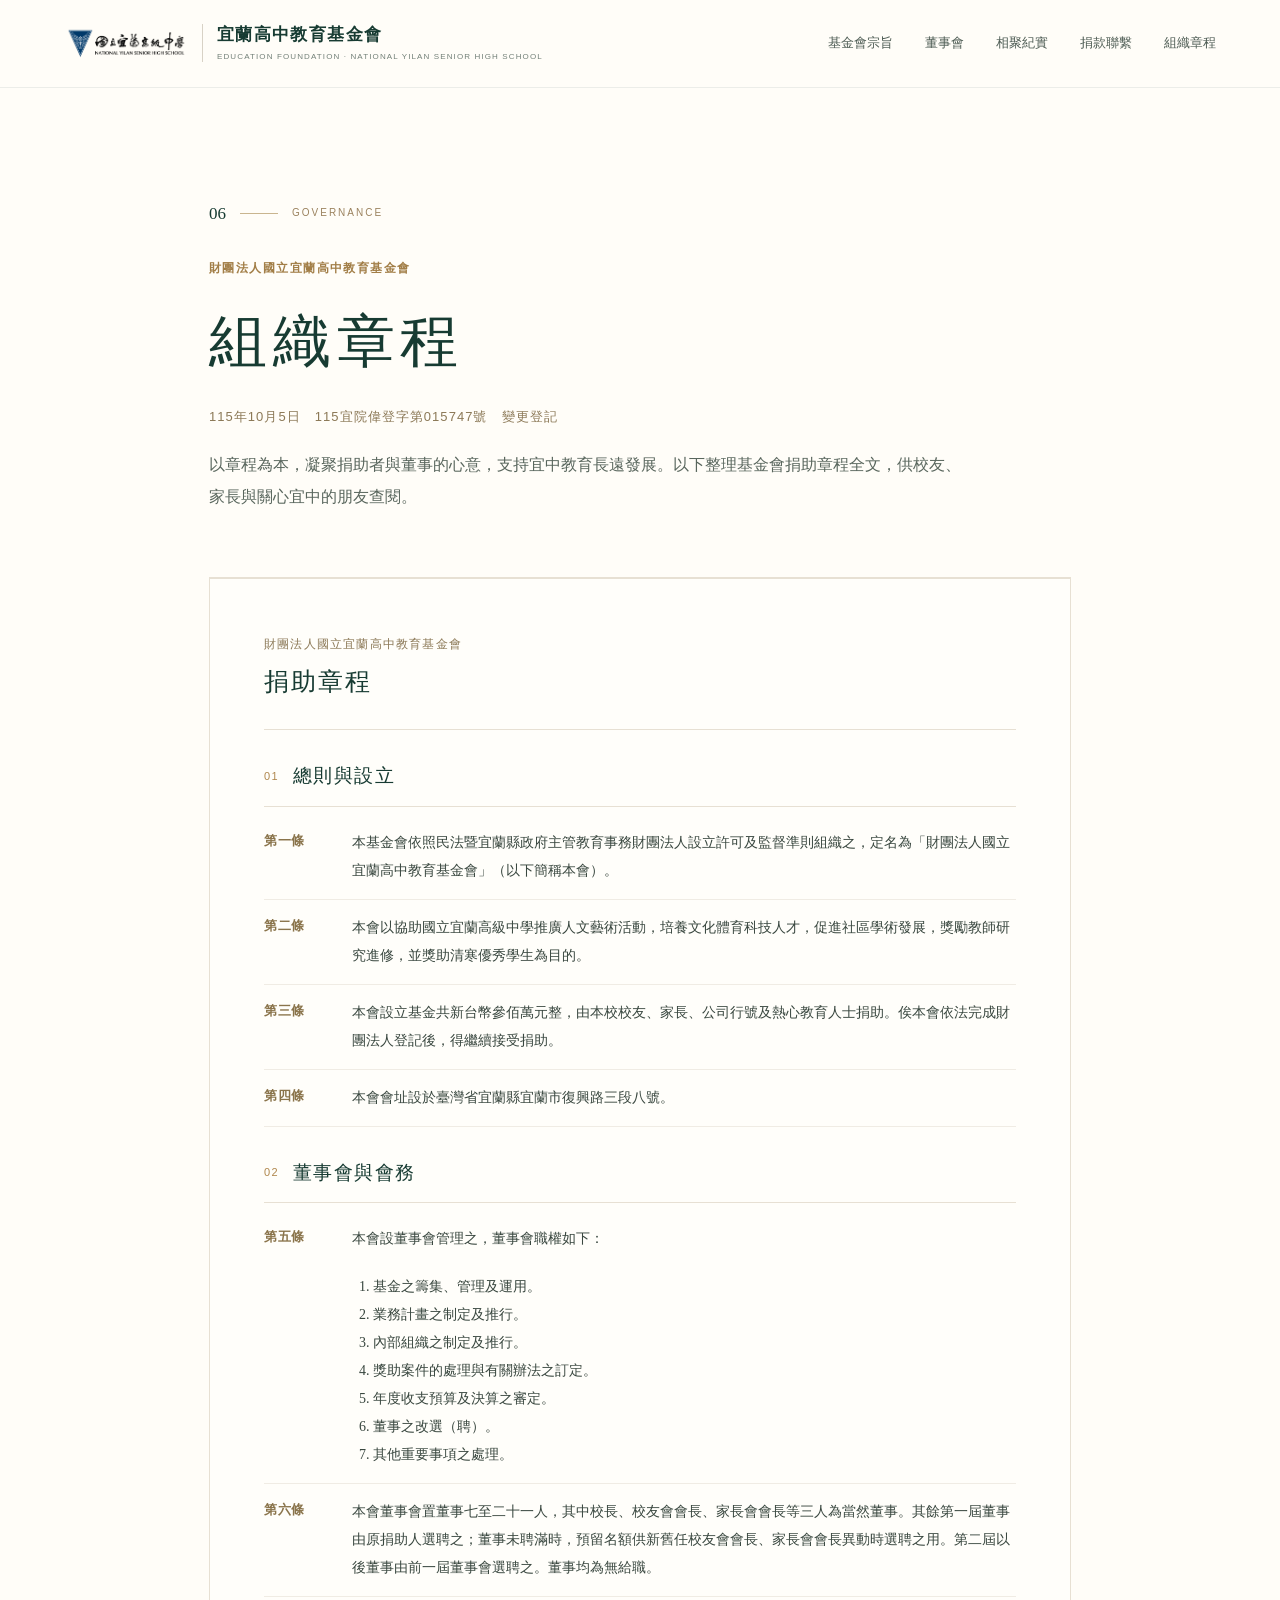
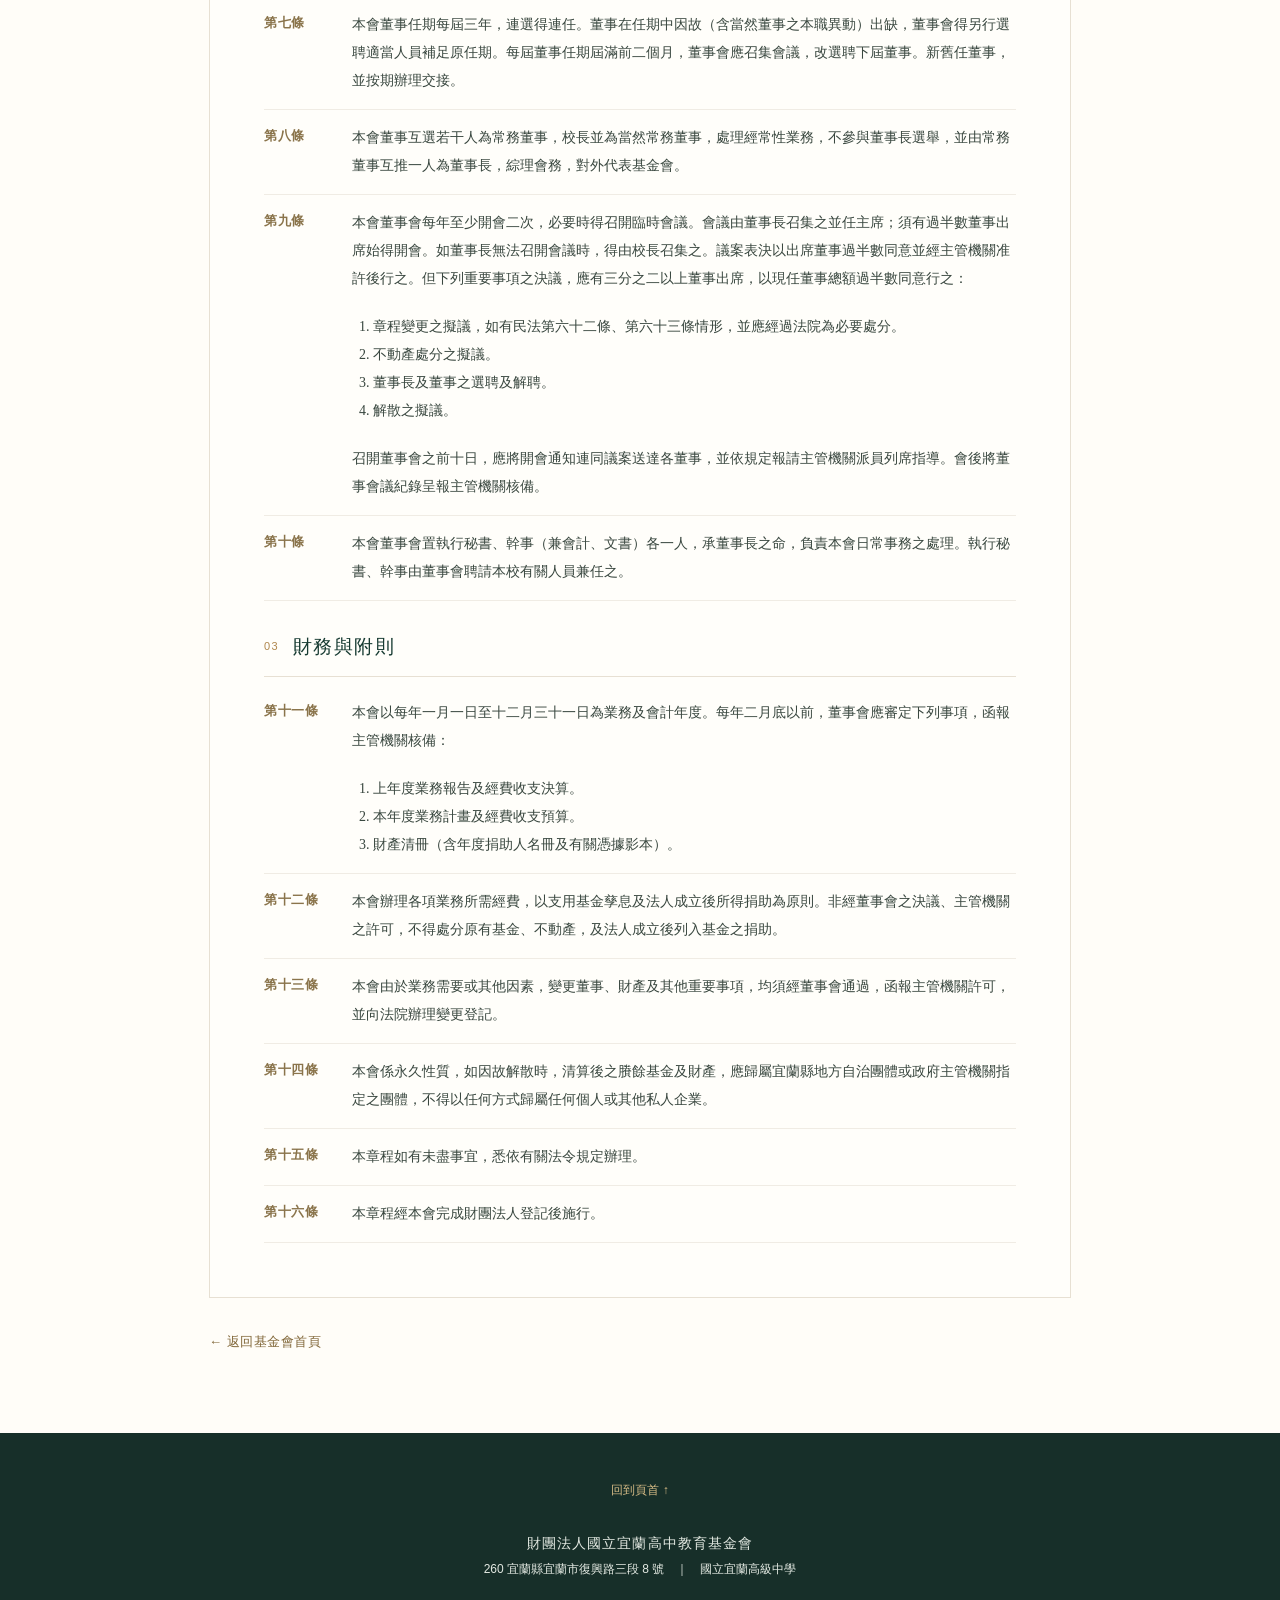
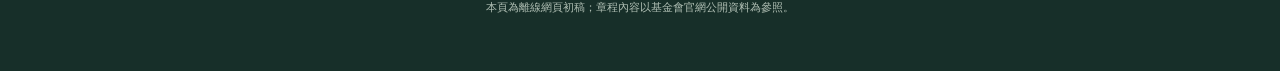
<file: foundation-charter.html>
<!doctype html>
<html lang="zh-Hant">
<head>
  <meta charset="utf-8">
  <meta name="viewport" content="width=device-width, initial-scale=1">
  <meta name="theme-color" content="#173b32">
  <meta name="description" content="財團法人國立宜蘭高中教育基金會捐助章程全文。">
  <title>組織章程｜宜蘭高中教育基金會</title>
  <link rel="stylesheet" href="foundation.css">
  <link rel="stylesheet" href="charter.css">
</head>
<body>
  <a class="skip-link" href="#main">跳到主要內容</a>
  <header class="site-header" id="top">
    <a class="brand" href="foundation.html#top" aria-label="宜蘭高中教育基金會首頁">
      <img src="相片/校徽＋中英校銜＿黑.png" alt="國立宜蘭高級中學校徽與校名">
      <span class="brand-divider" aria-hidden="true"></span>
      <span class="brand-name"><strong>宜蘭高中教育基金會</strong><small>EDUCATION FOUNDATION · NATIONAL YILAN SENIOR HIGH SCHOOL</small></span>
    </a>
    <button class="menu-toggle" type="button" aria-expanded="false" aria-controls="main-nav"><span></span><span></span><span></span><span class="sr-only">開啟選單</span></button>
    <nav id="main-nav" aria-label="主要導覽">
      <a href="foundation.html#about">基金會宗旨</a><a href="foundation.html#board">董事會</a><a href="foundation.html#handover">相聚紀實</a><a href="foundation.html#donors">捐款聯繫</a><a href="foundation-charter.html" aria-current="page">組織章程</a>
    </nav>
  </header>

  <main id="main" class="charter-page">
    <div class="page-content">
      <section class="section charter-heading" aria-labelledby="charter-title">
        <div class="section-kicker"><span>06</span><span class="rule"></span><span>GOVERNANCE</span></div>
        <p class="eyebrow charter-eyebrow">財團法人國立宜蘭高中教育基金會</p>
        <h1 id="charter-title">組織章程</h1>
        <p class="charter-subtitle">115年10月5日　115宜院偉登字第015747號　變更登記</p>
        <p class="charter-lead">以章程為本，凝聚捐助者與董事的心意，支持宜中教育長遠發展。以下整理基金會捐助章程全文，供校友、家長與關心宜中的朋友查閱。</p>
      </section>

      <section class="charter-document" aria-label="基金會捐助章程全文">
        <div class="charter-document-head"><span>財團法人國立宜蘭高中教育基金會</span><strong>捐助章程</strong></div>

        <section class="charter-chapter" aria-labelledby="chapter-one">
          <h2 id="chapter-one"><span>01</span>總則與設立</h2>
          <article class="charter-article"><h3>第一條</h3><p>本基金會依照民法暨宜蘭縣政府主管教育事務財團法人設立許可及監督準則組織之，定名為「財團法人國立宜蘭高中教育基金會」（以下簡稱本會）。</p></article>
          <article class="charter-article"><h3>第二條</h3><p>本會以協助國立宜蘭高級中學推廣人文藝術活動，培養文化體育科技人才，促進社區學術發展，獎勵教師研究進修，並獎助清寒優秀學生為目的。</p></article>
          <article class="charter-article"><h3>第三條</h3><p>本會設立基金共新台幣參佰萬元整，由本校校友、家長、公司行號及熱心教育人士捐助。俟本會依法完成財團法人登記後，得繼續接受捐助。</p></article>
          <article class="charter-article"><h3>第四條</h3><p>本會會址設於臺灣省宜蘭縣宜蘭市復興路三段八號。</p></article>
        </section>

        <section class="charter-chapter" aria-labelledby="chapter-two">
          <h2 id="chapter-two"><span>02</span>董事會與會務</h2>
          <article class="charter-article"><h3>第五條</h3><p>本會設董事會管理之，董事會職權如下：</p><ol><li>基金之籌集、管理及運用。</li><li>業務計畫之制定及推行。</li><li>內部組織之制定及推行。</li><li>獎助案件的處理與有關辦法之訂定。</li><li>年度收支預算及決算之審定。</li><li>董事之改選（聘）。</li><li>其他重要事項之處理。</li></ol></article>
          <article class="charter-article"><h3>第六條</h3><p>本會董事會置董事七至二十一人，其中校長、校友會會長、家長會會長等三人為當然董事。其餘第一屆董事由原捐助人選聘之；董事未聘滿時，預留名額供新舊任校友會會長、家長會會長異動時選聘之用。第二屆以後董事由前一屆董事會選聘之。董事均為無給職。</p></article>
          <article class="charter-article"><h3>第七條</h3><p>本會董事任期每屆三年，連選得連任。董事在任期中因故（含當然董事之本職異動）出缺，董事會得另行選聘適當人員補足原任期。每屆董事任期屆滿前二個月，董事會應召集會議，改選聘下屆董事。新舊任董事，並按期辦理交接。</p></article>
          <article class="charter-article"><h3>第八條</h3><p>本會董事互選若干人為常務董事，校長並為當然常務董事，處理經常性業務，不參與董事長選舉，並由常務董事互推一人為董事長，綜理會務，對外代表基金會。</p></article>
          <article class="charter-article"><h3>第九條</h3><p>本會董事會每年至少開會二次，必要時得召開臨時會議。會議由董事長召集之並任主席；須有過半數董事出席始得開會。如董事長無法召開會議時，得由校長召集之。議案表決以出席董事過半數同意並經主管機關准許後行之。但下列重要事項之決議，應有三分之二以上董事出席，以現任董事總額過半數同意行之：</p><ol><li>章程變更之擬議，如有民法第六十二條、第六十三條情形，並應經過法院為必要處分。</li><li>不動產處分之擬議。</li><li>董事長及董事之選聘及解聘。</li><li>解散之擬議。</li></ol><p>召開董事會之前十日，應將開會通知連同議案送達各董事，並依規定報請主管機關派員列席指導。會後將董事會議紀錄呈報主管機關核備。</p></article>
          <article class="charter-article"><h3>第十條</h3><p>本會董事會置執行秘書、幹事（兼會計、文書）各一人，承董事長之命，負責本會日常事務之處理。執行秘書、幹事由董事會聘請本校有關人員兼任之。</p></article>
        </section>

        <section class="charter-chapter" aria-labelledby="chapter-three">
          <h2 id="chapter-three"><span>03</span>財務與附則</h2>
          <article class="charter-article"><h3>第十一條</h3><p>本會以每年一月一日至十二月三十一日為業務及會計年度。每年二月底以前，董事會應審定下列事項，函報主管機關核備：</p><ol><li>上年度業務報告及經費收支決算。</li><li>本年度業務計畫及經費收支預算。</li><li>財產清冊（含年度捐助人名冊及有關憑據影本）。</li></ol></article>
          <article class="charter-article"><h3>第十二條</h3><p>本會辦理各項業務所需經費，以支用基金孳息及法人成立後所得捐助為原則。非經董事會之決議、主管機關之許可，不得處分原有基金、不動產，及法人成立後列入基金之捐助。</p></article>
          <article class="charter-article"><h3>第十三條</h3><p>本會由於業務需要或其他因素，變更董事、財產及其他重要事項，均須經董事會通過，函報主管機關許可，並向法院辦理變更登記。</p></article>
          <article class="charter-article"><h3>第十四條</h3><p>本會係永久性質，如因故解散時，清算後之賸餘基金及財產，應歸屬宜蘭縣地方自治團體或政府主管機關指定之團體，不得以任何方式歸屬任何個人或其他私人企業。</p></article>
          <article class="charter-article"><h3>第十五條</h3><p>本章程如有未盡事宜，悉依有關法令規定辦理。</p></article>
          <article class="charter-article"><h3>第十六條</h3><p>本章程經本會完成財團法人登記後施行。</p></article>
        </section>

      </section>
      <p class="charter-back"><a href="foundation.html#board">← 返回基金會首頁</a></p>
    </div>
  </main>

  <footer class="site-footer">
    <a class="footer-top" href="#top">回到頁首 ↑</a>
    <p><strong>財團法人國立宜蘭高中教育基金會</strong><br>260 宜蘭縣宜蘭市復興路三段 8 號　｜　國立宜蘭高級中學</p>
    <p class="footer-note">本頁為離線網頁初稿；章程內容以基金會官網公開資料為參照。</p>
  </footer>
  <script src="foundation.js"></script>
</body>
</html>
</file>
<file: charter.css>
.charter-page{min-height:65vh}.charter-heading{padding-bottom:46px}.charter-eyebrow{margin:0 0 8px;color:#a27e47;font-size:12px;letter-spacing:.12em}.charter-heading h1{margin:0;color:var(--pine);font-family:var(--serif);font-size:clamp(38px,5vw,58px);font-weight:500;letter-spacing:.1em}.charter-subtitle{margin:10px 0 20px;color:#8b7856;font-size:13px;letter-spacing:.08em}.charter-lead{max-width:760px;margin:0 0 18px;color:#59665d;font-family:var(--serif);font-size:16px;line-height:2}.charter-source{display:inline-flex;gap:12px;align-items:center;padding:7px 0;border-bottom:1px solid #b1945f;color:#806638;font-size:13px;text-decoration:none;letter-spacing:.05em}.charter-source:hover,.charter-source:focus-visible,.charter-back a:hover{color:var(--pine)}.charter-document{max-width:920px;margin:0 auto 28px;padding:clamp(22px,5vw,54px);border:1px solid var(--line);background:#fffefa}.charter-document-head{display:flex;flex-direction:column;gap:4px;padding-bottom:24px;border-bottom:1px solid var(--line);color:#8b7856;font-size:12px;letter-spacing:.1em}.charter-document-head strong{color:var(--pine);font-family:var(--serif);font-size:25px;font-weight:500;letter-spacing:.08em}.charter-chapter{padding-top:28px}.charter-chapter h2{display:flex;align-items:center;gap:14px;margin:0 0 8px;padding-bottom:12px;border-bottom:1px solid var(--line);color:var(--pine);font-family:var(--serif);font-size:19px;font-weight:500;letter-spacing:.08em}.charter-chapter h2 span{color:#b0874d;font-family:var(--sans);font-size:11px;letter-spacing:.12em}.charter-article{display:grid;grid-template-columns:76px minmax(0,1fr);gap:12px;padding:14px 0;border-bottom:1px solid #f0ece4}.charter-article h3{margin:0;color:#8a744b;font-size:13px;font-weight:600;letter-spacing:.04em}.charter-article p{margin:0;color:#39473f;font-family:var(--serif);font-size:14px;line-height:2}.charter-article ol{grid-column:2;margin:8px 0 0;padding-left:1.5em;color:#39473f;font-family:var(--serif);font-size:14px;line-height:2}.charter-article ol+p{grid-column:2;margin-top:8px}.charter-footnote{margin:28px 0 0;padding-top:15px;border-top:1px solid var(--line);color:#847d6e;font-size:11px;line-height:1.8}.charter-back{max-width:920px;margin:0 auto;padding:0 0 78px}.charter-back a{color:#806638;font-size:13px;text-decoration:none;letter-spacing:.04em}
@media(max-width:760px){.charter-heading{padding-bottom:30px}.charter-heading h1{font-size:38px}.charter-lead{font-size:14px}.charter-document{padding:24px 18px}.charter-document-head{padding-bottom:18px}.charter-document-head strong{font-size:22px}.charter-chapter{padding-top:23px}.charter-chapter h2{font-size:17px}.charter-article{grid-template-columns:54px minmax(0,1fr);gap:8px;padding:12px 0}.charter-article p,.charter-article ol{font-size:13px}.charter-back{padding-bottom:56px}}
</file>
